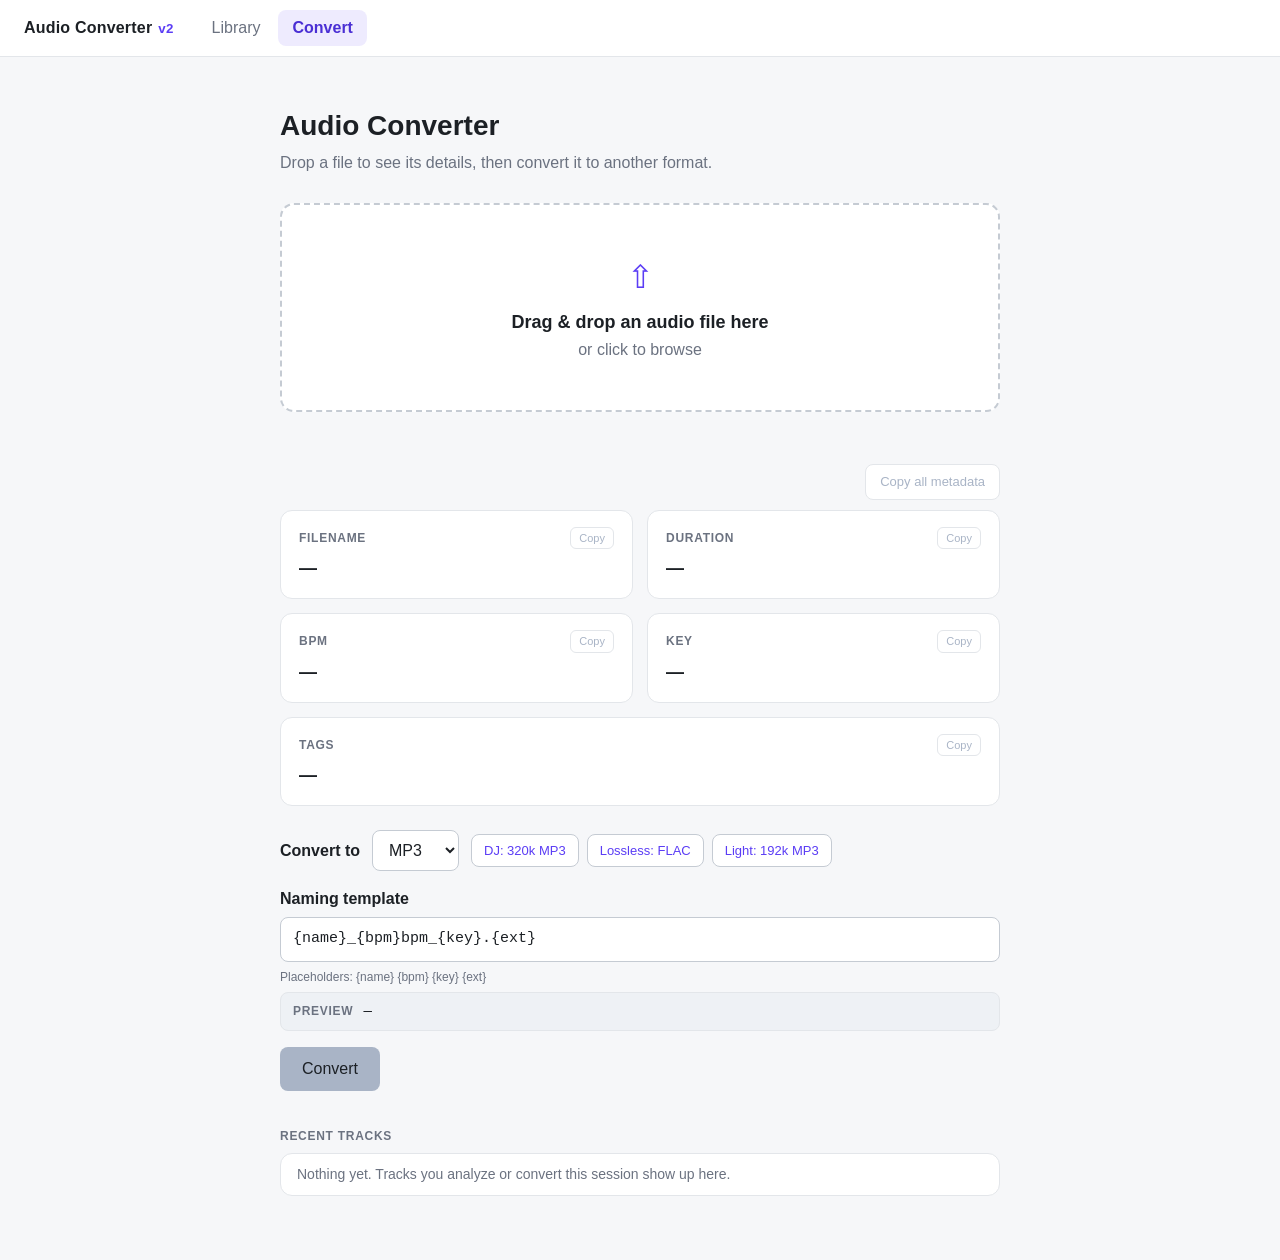
<file: audio-web-v2/frontend/convert.html>
<!DOCTYPE html>
<html lang="en">
<head>
  <meta charset="UTF-8">
  <meta name="viewport" content="width=device-width, initial-scale=1">
  <title>Audio Converter</title>
  <link rel="stylesheet" href="styles.css">
  <link rel="stylesheet" href="v2.css">
</head>
<body>
  <header class="topbar">
    <div class="brand">Audio Converter<small>v2</small></div>
    <nav><a href="index.html">Library</a><a class="active" href="convert.html">Convert</a></nav>
  </header>
  <main class="container">
    <h1>Audio Converter</h1>
    <p class="subtitle">Drop a file to see its details, then convert it to another format.</p>

    <div id="dropzone" class="dropzone" tabindex="0" role="button" aria-label="Choose an audio file">
      <div class="dropzone-icon">&#8679;</div>
      <p class="dropzone-title">Drag &amp; drop an audio file here</p>
      <p class="dropzone-hint">or click to browse</p>
      <input id="file-input" type="file" accept="audio/*,.mp3,.wav,.flac,.ogg,.m4a,.aac,.aiff,.aif,.opus,.wma" hidden>
    </div>

    <p id="status" class="status" role="status"></p>

    <div class="grid-toolbar">
      <button id="copy-all-btn" class="btn-secondary" type="button" disabled>Copy all metadata</button>
    </div>

    <section class="grid">
      <div class="box">
        <div class="box-head">
          <h2>Filename</h2>
          <button class="copy-btn" type="button" data-copy="filename" aria-label="Copy filename" disabled>Copy</button>
        </div>
        <p id="out-filename" class="value">—</p>
      </div>
      <div class="box">
        <div class="box-head">
          <h2>Duration</h2>
          <button class="copy-btn" type="button" data-copy="duration" aria-label="Copy duration" disabled>Copy</button>
        </div>
        <p id="out-duration" class="value">—</p>
      </div>
      <div class="box">
        <div class="box-head">
          <h2>BPM</h2>
          <button class="copy-btn" type="button" data-copy="bpm" aria-label="Copy BPM" disabled>Copy</button>
        </div>
        <p id="out-bpm" class="value">—</p>
      </div>
      <div class="box">
        <div class="box-head">
          <h2>Key</h2>
          <button class="copy-btn" type="button" data-copy="key" aria-label="Copy key" disabled>Copy</button>
        </div>
        <p id="out-key" class="value">—</p>
      </div>
      <div class="box box-wide">
        <div class="box-head">
          <h2>Tags</h2>
          <button class="copy-btn" type="button" data-copy="tags" aria-label="Copy tags" disabled>Copy</button>
        </div>
        <dl id="out-tags" class="tags"><p class="value">—</p></dl>
      </div>
    </section>

    <section class="convert">
      <div class="convert-row">
        <label for="format">Convert to</label>
        <select id="format">
          <option value="wav">WAV</option>
          <option value="mp3" selected>MP3</option>
          <option value="m4a">M4A</option>
          <option value="flac">FLAC</option>
          <option value="ogg">OGG</option>
          <option value="aac">AAC</option>
        </select>
        <div class="presets" role="group" aria-label="Format presets">
          <button class="preset" type="button" data-format="mp3" data-bitrate="320k">DJ: 320k MP3</button>
          <button class="preset" type="button" data-format="flac">Lossless: FLAC</button>
          <button class="preset" type="button" data-format="mp3" data-bitrate="192k">Light: 192k MP3</button>
        </div>
      </div>

      <div class="template-row">
        <label for="naming-template">Naming template</label>
        <input id="naming-template" type="text" value="{name}_{bpm}bpm_{key}.{ext}" spellcheck="false" autocomplete="off">
        <p class="template-hint">Placeholders: {name} {bpm} {key} {ext}</p>
        <div class="preview">
          <span class="preview-label">Preview</span>
          <output id="name-preview" class="preview-value" for="naming-template format">—</output>
        </div>
      </div>

      <button id="convert-btn" type="button" disabled>Convert</button>
    </section>

    <section class="history">
      <h2>Recent tracks</h2>
      <ul id="history-list" class="history-list">
        <li class="history-empty">Nothing yet. Tracks you analyze or convert this session show up here.</li>
      </ul>
    </section>
  </main>

  <div id="toast" class="toast" role="status" aria-live="polite">Copied!</div>

  <script src="convert.js"></script>
</body>
</html>
</file>
<file: audio-web-v2/frontend/styles.css>
:root {
  --bg: #f6f7f9;
  --card: #ffffff;
  --border: #e3e6ea;
  --text: #1c2025;
  --muted: #6b7280;
  --accent: #2563eb;
  --accent-dark: #1d4ed8;
  --error: #b42318;
}

* { box-sizing: border-box; }

body {
  margin: 0;
  background: var(--bg);
  color: var(--text);
  font-family: -apple-system, BlinkMacSystemFont, "Segoe UI", Roboto, Helvetica, Arial, sans-serif;
  line-height: 1.5;
}

.container {
  max-width: 760px;
  margin: 0 auto;
  padding: 48px 20px 64px;
}

h1 { margin: 0 0 4px; font-size: 28px; font-weight: 700; }
.subtitle { margin: 0 0 28px; color: var(--muted); }

.dropzone {
  background: var(--card);
  border: 2px dashed #c5cbd3;
  border-radius: 14px;
  padding: 48px 20px;
  text-align: center;
  cursor: pointer;
  transition: border-color 0.15s, background 0.15s;
}
.dropzone:hover,
.dropzone:focus-visible,
.dropzone.dragover {
  border-color: var(--accent);
  background: #f0f5ff;
  outline: none;
}
.dropzone-icon { font-size: 32px; color: var(--accent); }
.dropzone-title { margin: 8px 0 2px; font-size: 18px; font-weight: 600; }
.dropzone-hint { margin: 0; color: var(--muted); }

.status { min-height: 24px; margin: 14px 2px; color: var(--muted); }
.status.error { color: var(--error); }

.grid {
  display: grid;
  grid-template-columns: repeat(2, 1fr);
  gap: 14px;
}
.box {
  background: var(--card);
  border: 1px solid var(--border);
  border-radius: 12px;
  padding: 16px 18px;
  min-width: 0;
}
.box-wide { grid-column: 1 / -1; }
.box h2 {
  margin: 0 0 6px;
  font-size: 12px;
  font-weight: 600;
  letter-spacing: 0.06em;
  text-transform: uppercase;
  color: var(--muted);
}
.value { margin: 0; font-size: 18px; font-weight: 600; overflow-wrap: anywhere; }

.tags { margin: 0; display: grid; grid-template-columns: max-content 1fr; gap: 6px 16px; }
.tags dt { color: var(--muted); text-transform: capitalize; }
.tags dd { margin: 0; font-weight: 600; overflow-wrap: anywhere; }

.grid-toolbar { display: flex; justify-content: flex-end; margin-bottom: 10px; }

.box { transition: box-shadow 0.15s; }
.box:hover { box-shadow: 0 2px 8px rgba(16, 24, 40, 0.06); }
.box-head { display: flex; align-items: center; justify-content: space-between; gap: 8px; margin-bottom: 6px; }
.box-head h2 { margin: 0; }

.convert { margin-top: 24px; display: flex; flex-direction: column; align-items: flex-start; gap: 16px; }
.convert-row {
  display: flex;
  align-items: center;
  flex-wrap: wrap;
  gap: 12px;
}
.convert-row label { font-weight: 600; }

.presets { display: flex; flex-wrap: wrap; gap: 8px; }

.template-row { width: 100%; display: flex; flex-direction: column; gap: 6px; }
.template-row label { font-weight: 600; }
.template-hint { margin: 0; font-size: 12px; color: var(--muted); }
input[type="text"] {
  width: 100%;
  padding: 10px 12px;
  font-size: 15px;
  font-family: ui-monospace, SFMono-Regular, Menlo, Consolas, monospace;
  border: 1px solid #c5cbd3;
  border-radius: 8px;
  background: var(--card);
  color: var(--text);
}
input[type="text"]:focus-visible { outline: 2px solid var(--accent); outline-offset: 1px; }
.preview {
  display: flex;
  align-items: baseline;
  gap: 10px;
  padding: 8px 12px;
  background: #eef1f5;
  border: 1px solid var(--border);
  border-radius: 8px;
}
.preview-label {
  flex: none;
  font-size: 12px;
  font-weight: 600;
  letter-spacing: 0.06em;
  text-transform: uppercase;
  color: var(--muted);
}
.preview-value {
  min-width: 0;
  font-family: ui-monospace, SFMono-Regular, Menlo, Consolas, monospace;
  font-size: 14px;
  overflow-wrap: anywhere;
}

.history { margin-top: 36px; }
.history h2 {
  margin: 0 0 8px;
  font-size: 12px;
  font-weight: 600;
  letter-spacing: 0.06em;
  text-transform: uppercase;
  color: var(--muted);
}
.history-list {
  margin: 0;
  padding: 0;
  list-style: none;
  background: var(--card);
  border: 1px solid var(--border);
  border-radius: 12px;
}
.history-list li { padding: 10px 16px; font-size: 14px; overflow-wrap: anywhere; }
.history-list li + li { border-top: 1px solid var(--border); }
.history-empty { color: var(--muted); }

.toast {
  position: fixed;
  right: 20px;
  bottom: 20px;
  padding: 8px 14px;
  font-size: 14px;
  font-weight: 600;
  color: #fff;
  background: #1c2025;
  border-radius: 8px;
  box-shadow: 0 4px 12px rgba(16, 24, 40, 0.2);
  opacity: 0;
  transform: translateY(6px);
  pointer-events: none;
  transition: opacity 0.15s, transform 0.15s;
}
.toast.show { opacity: 1; transform: none; }

select {
  padding: 10px 12px;
  font-size: 15px;
  border: 1px solid #c5cbd3;
  border-radius: 8px;
  background: var(--card);
  color: var(--text);
}
button {
  padding: 10px 22px;
  font-size: 15px;
  font-weight: 600;
  color: #fff;
  background: var(--accent);
  border: 0;
  border-radius: 8px;
  cursor: pointer;
}
button:hover:not(:disabled) { background: var(--accent-dark); }
button:disabled { background: #a9b4c6; cursor: not-allowed; }
/* secondary, lighter buttons */
.btn-secondary,
.copy-btn,
.preset {
  color: var(--accent);
  background: var(--card);
  border: 1px solid #c5cbd3;
}
.btn-secondary:hover:not(:disabled),
.copy-btn:hover:not(:disabled),
.preset:hover:not(:disabled) {
  background: #f0f5ff;
  border-color: var(--accent);
}
.btn-secondary { padding: 7px 14px; font-size: 13px; }
.preset { padding: 6px 12px; font-size: 13px; }
.preset.active { color: #fff; background: var(--accent); border-color: var(--accent); }
.preset.active:hover:not(:disabled) { background: var(--accent-dark); }
.copy-btn { padding: 2px 8px; font-size: 11px; border-radius: 6px; }
.btn-secondary:disabled,
.copy-btn:disabled { color: #a9b4c6; background: var(--card); border-color: var(--border); }

button.loading::after {
  content: "";
  display: inline-block;
  width: 12px;
  height: 12px;
  margin-left: 10px;
  vertical-align: -1px;
  border: 2px solid rgba(255, 255, 255, 0.4);
  border-top-color: #fff;
  border-radius: 50%;
  animation: spin 0.7s linear infinite;
}
@keyframes spin { to { transform: rotate(360deg); } }

@media (max-width: 520px) {
  .grid { grid-template-columns: 1fr; }
  .convert-row { flex-wrap: wrap; }
}
</file>
<file: audio-web-v2/frontend/v2.css>
/* Audio Converter v2 — LIGHT theme, shared by Library + Convert pages (loaded after styles.css).
   Project rule: UI is always light mode. No dark variants / prefers-color-scheme overrides. */
:root {
  color-scheme: light;
  --bg: #f6f7f9; --card: #ffffff; --border: #e3e6ea; --text: #1c2025; --muted: #6b7280;
  --accent: #5b3df5; --accent-dark: #4a2fd4; --accent-soft: rgba(91, 61, 245, .10); --accent-line: rgba(91, 61, 245, .35);
  --chip: #eef0f4; --error: #b42318; --ok: #12805c; --star: #e9a100; --shadow: 0 10px 30px rgba(20, 24, 40, .14);
}
body { background: var(--bg); color: var(--text); }
a { color: inherit; }
input, select, button, textarea { font: inherit; color: var(--text); }
[hidden] { display: none !important; }

.topbar { display: flex; align-items: center; gap: 24px; padding: 10px 24px; border-bottom: 1px solid var(--border); background: var(--card); }
.brand { font-weight: 700; letter-spacing: .2px; white-space: nowrap; }
.brand small { color: var(--accent); font-weight: 700; margin-left: 6px; }
.topbar nav { display: flex; gap: 4px; }
.topbar nav a { text-decoration: none; padding: 6px 14px; border-radius: 8px; color: var(--muted); }
.topbar nav a.active { background: var(--accent-soft); color: var(--accent-dark); font-weight: 600; }
.topbar .stats { margin-left: auto; color: var(--muted); font-size: 13px; }
.btn-primary { background: var(--accent); border: 0; border-radius: 10px; padding: 8px 16px; cursor: pointer; font-weight: 600; color: #fff; white-space: nowrap; }
.btn-primary:hover { background: var(--accent-dark); } .btn-primary:disabled { opacity: .5; cursor: default; }

.lib { display: grid; grid-template-columns: 270px 1fr; min-height: calc(100vh - 53px); }
.side { background: var(--card); border-right: 1px solid var(--border); padding: 18px 16px 90px; overflow-y: auto; max-height: calc(100vh - 53px); position: sticky; top: 0; align-self: start; }
.side h3 { margin: 18px 0 8px; font-size: 11px; text-transform: uppercase; letter-spacing: 1px; color: var(--muted); font-weight: 700; }
.side h3:first-child { margin-top: 0; }
.seg { display: grid; grid-template-columns: repeat(4, 1fr); gap: 4px; }
.seg button { background: var(--chip); border: 0; border-radius: 8px; padding: 6px 2px; font-size: 12px; cursor: pointer; }
.seg button.on { background: var(--accent); color: #fff; }
.side .row { display: flex; gap: 6px; align-items: center; }
.side input, .side select { width: 100%; background: #fff; border: 1px solid var(--border); border-radius: 8px; padding: 6px 8px; }
.side .hint { color: var(--muted); font-size: 12px; margin: 6px 0 0; }
.facet { display: flex; justify-content: space-between; width: 100%; text-align: left; background: none; border: 0; padding: 5px 8px; border-radius: 6px; cursor: pointer; font-size: 13px; }
.facet:hover { background: var(--chip); }
.facet.on { background: var(--accent-soft); color: var(--accent-dark); font-weight: 600; }
.facet.ex { text-decoration: line-through; opacity: .55; }
.facet span { color: var(--muted); font-variant-numeric: tabular-nums; }
.add-coll { color: var(--accent); background: none; border: 0; cursor: pointer; padding: 5px 8px; font-size: 13px; }
.linkish { background: none; border: 0; color: var(--accent); cursor: pointer; font-size: 11px; text-transform: none; letter-spacing: 0; margin-left: 6px; }
.kind { margin: 10px 0 2px; font-size: 10.5px; color: var(--muted); text-transform: uppercase; letter-spacing: .8px; padding-left: 8px; }
.morelink { background: none; border: 0; color: var(--accent); cursor: pointer; font-size: 12px; padding: 2px 8px; }
.saved { display: flex; align-items: center; } .saved .facet { flex: 1; }
.saved .del { background: none; border: 0; color: var(--muted); cursor: pointer; opacity: 0; } .saved:hover .del { opacity: 1; }

.analysis { background: #fafbff; border: 1px solid var(--accent-line); border-radius: 12px; padding: 10px 12px; font-size: 12.5px; }
.analysis b { font-size: 13px; } .analysis .bar2 { height: 6px; background: var(--chip); border-radius: 99px; overflow: hidden; margin: 8px 0 6px; }
.analysis .bar2 i { display: block; height: 100%; background: var(--accent); transition: width .4s; }
.analysis button { margin-top: 6px; background: var(--accent); color: #fff; border: 0; border-radius: 8px; padding: 5px 12px; cursor: pointer; font-size: 12.5px; }
.analysis button.sec { background: var(--chip); color: var(--text); }
.analysis .muted { font-size: 12px; }

.main { padding: 22px 28px 120px; min-width: 0; }
.searchwrap { position: relative; max-width: 900px; display: flex; gap: 10px; align-items: flex-start; }
.searchbox { position: relative; flex: 1; }
.searchbox input { width: 100%; font-size: 18px; padding: 14px 18px 14px 46px; border-radius: 14px; background: #fff; border: 1px solid var(--border); outline: none; box-shadow: 0 1px 2px rgba(20,24,40,.05); }
.searchbox input:focus { border-color: var(--accent); box-shadow: 0 0 0 3px var(--accent-soft); }
.searchbox .mag { position: absolute; left: 16px; top: 13px; font-size: 18px; color: var(--muted); pointer-events: none; }
.mimic-btn { height: 52px; padding: 0 16px; border-radius: 14px; border: 1px solid var(--border); background: #fff; cursor: pointer; font-size: 14px; white-space: nowrap; box-shadow: 0 1px 2px rgba(20,24,40,.05); }
.mimic-btn:hover { border-color: var(--accent); color: var(--accent-dark); }
.suggest { position: absolute; z-index: 20; left: 0; right: 0; top: 56px; background: #fff; border: 1px solid var(--border); border-radius: 12px; overflow: hidden; box-shadow: var(--shadow); }
.sg { display: flex; gap: 10px; align-items: baseline; padding: 9px 14px; cursor: pointer; font-size: 14px; }
.sg.sel, .sg:hover { background: var(--accent-soft); }
.sg .ty { font-size: 10px; text-transform: uppercase; letter-spacing: .8px; color: var(--accent); width: 54px; flex: none; font-weight: 700; }
.sg .de { margin-left: auto; color: var(--muted); font-size: 12px; white-space: nowrap; }
.sg .la { overflow: hidden; text-overflow: ellipsis; white-space: nowrap; }

.chips { display: flex; flex-wrap: wrap; gap: 6px; margin: 12px 0 0; align-items: center; min-height: 28px; }
.chips .lbl { color: var(--muted); font-size: 12px; margin-right: 2px; }
.chip { display: inline-flex; gap: 6px; align-items: center; background: var(--chip); border-radius: 999px; padding: 3px 10px; font-size: 12px; border: 1px solid transparent; }
.chip button { background: none; border: 0; cursor: pointer; color: var(--muted); padding: 0; font-size: 14px; line-height: 1; }
.chip.tag { background: var(--accent-soft); border-color: var(--accent-line); } .chip.bpm { background: #e6f6ef; border-color: #a8dcc6; }
.chip.key { background: #fff4de; border-color: #f0d08a; } .chip.similar, .chip.clip { background: var(--accent); color: #fff; } .chip.similar button, .chip.clip button { color: #fff; }
.alt { cursor: pointer; background: #fff; border: 1px dashed var(--accent); color: var(--text); }
.alt:hover { background: var(--accent-soft); }

.simbar { display: flex; flex-wrap: wrap; align-items: center; gap: 8px; margin: 10px 0 0; font-size: 12.5px; color: var(--muted); }
.simbar label { display: inline-flex; gap: 5px; align-items: center; background: #fff; border: 1px solid var(--border); border-radius: 999px; padding: 3px 10px; cursor: pointer; color: var(--text); }
.simbar label:has(input:checked) { background: var(--accent-soft); border-color: var(--accent-line); }
.simbar input { accent-color: var(--accent); }
.simbar .seg2 button { border: 1px solid var(--border); background: #fff; padding: 3px 12px; cursor: pointer; }
.simbar .seg2 button:first-child { border-radius: 999px 0 0 999px; } .simbar .seg2 button:last-child { border-radius: 0 999px 999px 0; border-left: 0; }
.simbar .seg2 button.on { background: var(--accent); border-color: var(--accent); color: #fff; }

.notes { margin: 14px 0 0; max-width: 900px; }
.notes p { margin: 0 0 6px; padding: 8px 12px; border-radius: 10px; background: var(--accent-soft); border-left: 3px solid var(--accent); font-size: 13.5px; }
.notes p button { margin-left: 10px; background: var(--accent); color: #fff; border: 0; border-radius: 6px; padding: 2px 10px; cursor: pointer; font-size: 12.5px; }

.bar { display: flex; align-items: center; gap: 12px; margin: 22px 0 8px; color: var(--muted); font-size: 13px; }
.bar select { background: #fff; border: 1px solid var(--border); border-radius: 8px; padding: 4px 8px; margin-left: auto; }
.divider { margin: 18px 0 6px; font-size: 12px; text-transform: uppercase; letter-spacing: 1px; color: var(--muted); border-top: 1px solid var(--border); padding-top: 12px; }

.row-t { display: grid; grid-template-columns: 20px 38px minmax(0, 1.6fr) minmax(0, 1.4fr) 56px 44px 52px auto; gap: 12px; align-items: center; padding: 8px 10px; border-radius: 10px; border: 1px solid transparent; }
.row-t:hover { background: #fff; border-color: var(--border); }
.row-t.playing { background: #fff; border-color: var(--accent-line); }
.row-t.sel { background: var(--accent-soft); border-color: var(--accent-line); }
.row-t input[type=checkbox] { width: 16px; height: 16px; accent-color: var(--accent); cursor: pointer; }
.play { width: 34px; height: 34px; border-radius: 50%; border: 0; background: var(--chip); cursor: pointer; font-size: 13px; }
.play:hover { background: #dfe2ea; } .row-t.playing .play { background: var(--accent); color: #fff; }
.name { overflow: hidden; text-overflow: ellipsis; white-space: nowrap; font-size: 14.5px; cursor: pointer; }
.name:hover { text-decoration: underline; text-decoration-color: var(--muted); }
.name small { display: block; color: var(--muted); font-size: 11.5px; overflow: hidden; text-overflow: ellipsis; }
.stars { color: var(--star); font-size: 11px; letter-spacing: 1px; } .edited { color: var(--accent); }
.tg { display: flex; gap: 4px; overflow: hidden; flex-wrap: nowrap; }
.tg button { background: var(--chip); border: 0; border-radius: 6px; padding: 2px 7px; font-size: 11.5px; cursor: pointer; white-space: nowrap; color: #4b5563; }
.tg button:hover, .tg button.on { color: var(--accent-dark); background: var(--accent-soft); }
.num { color: var(--muted); font-size: 13px; font-variant-numeric: tabular-nums; text-align: right; }
.num.est { font-style: italic; }
.pct { font-size: 11px; color: var(--accent-dark); text-align: center; font-weight: 600; }
.why { color: var(--accent-dark); }
.acts { display: flex; gap: 2px; align-items: center; }
.acts button { background: none; border: 0; cursor: pointer; font-size: 15px; padding: 4px 6px; border-radius: 6px; color: var(--muted); }
.acts button:hover { background: var(--chip); color: var(--text); } .acts .liked { color: #e0386b; }
.more { display: block; margin: 18px auto; background: var(--chip); border: 0; border-radius: 10px; padding: 9px 22px; cursor: pointer; }

.onboard { max-width: 560px; margin: 70px auto; text-align: center; padding: 34px; border: 1px dashed #c9cdd6; border-radius: 18px; background: var(--card); }
.onboard h2 { margin: 0 0 8px; } .onboard p { color: var(--muted); }

.batchbar { position: fixed; bottom: 84px; left: calc(50% + 135px); transform: translateX(-50%); z-index: 32; display: flex; gap: 10px; align-items: center; padding: 10px 14px; background: #fff; border: 1px solid var(--accent-line); border-radius: 14px; box-shadow: var(--shadow); white-space: nowrap; }
.batchbar button { background: var(--chip); border: 0; border-radius: 8px; padding: 6px 12px; cursor: pointer; }
.batchbar button:hover { background: #e3e6ee; } .batchbar button:first-of-type { background: var(--accent); color: #fff; }

.pop { position: fixed; z-index: 40; background: #fff; border: 1px solid var(--border); border-radius: 10px; padding: 6px; min-width: 190px; box-shadow: var(--shadow); }
.pop button { display: block; width: 100%; text-align: left; background: none; border: 0; padding: 7px 10px; border-radius: 6px; cursor: pointer; }
.pop button:hover { background: var(--accent-soft); }

.player { position: fixed; left: 0; right: 0; bottom: 0; z-index: 30; display: grid; grid-template-columns: 44px minmax(0, 1fr) 90px; gap: 14px; align-items: center; padding: 12px 24px; background: #fff; border-top: 1px solid var(--border); box-shadow: 0 -6px 20px rgba(20,24,40,.06); }
.player .ptitle { font-size: 13px; overflow: hidden; text-overflow: ellipsis; white-space: nowrap; }
.player input[type=range] { width: 100%; accent-color: var(--accent); padding: 0; background: none; border: 0; }
.player .pt { color: var(--muted); font-size: 12px; text-align: right; font-variant-numeric: tabular-nums; }
.player .perr { color: var(--error); font-size: 12px; }
.toast2 { position: fixed; bottom: 150px; left: 50%; transform: translateX(-50%); background: #1c2025; color: #fff; padding: 9px 16px; border-radius: 10px; font-size: 13px; z-index: 60; box-shadow: var(--shadow); }
.toast2 button { margin-left: 12px; background: #fff; color: var(--accent-dark); border: 0; border-radius: 6px; padding: 3px 10px; cursor: pointer; font-weight: 600; }

dialog.dlg { background: #fff; color: var(--text); border: 1px solid var(--border); border-radius: 16px; padding: 0; width: min(620px, 94vw); box-shadow: 0 30px 80px rgba(20,24,40,.3); }
dialog.dlg::backdrop { background: rgba(20, 24, 40, .35); }
.dlg > *:not(.dlg-head) { margin-left: 22px; margin-right: 22px; } .dlg > :last-child { margin-bottom: 22px; }
.dlg-head { display: flex; align-items: center; padding: 18px 22px 8px; } .dlg-head h2 { margin: 0; font-size: 18px; flex: 1; }
.x { background: none; border: 0; font-size: 22px; cursor: pointer; color: var(--muted); }
.dlg-foot { display: flex; justify-content: flex-end; gap: 10px; margin-top: 14px; }
.dlg-foot button:not(.btn-primary), .dlg button.sec { background: var(--chip); border: 0; border-radius: 10px; padding: 8px 16px; cursor: pointer; }
.muted { color: var(--muted); font-size: 13px; } .error { color: var(--error); font-size: 13px; min-height: 18px; margin: 4px 0; }
.form label { display: block; font-size: 12px; color: var(--muted); margin: 10px 0 0; }
.form input, .form select, .full { display: block; width: 100%; margin-top: 4px; background: #fff; border: 1px solid var(--border); border-radius: 8px; padding: 8px 10px; font-size: 14px; }
.form-row { display: grid; grid-template-columns: repeat(4, 1fr); gap: 10px; }
.crumbs { display: flex; gap: 6px; flex-wrap: wrap; margin: 6px 0 10px; } .crumbs button { background: var(--chip); border: 0; border-radius: 999px; padding: 3px 10px; font-size: 12px; cursor: pointer; }
.dirs { max-height: 240px; overflow-y: auto; border: 1px solid var(--border); border-radius: 10px; margin: 8px 0; }
.dirs button { display: block; width: 100%; text-align: left; background: none; border: 0; padding: 7px 12px; cursor: pointer; font-size: 14px; } .dirs button:hover { background: var(--accent-soft); }
.cards { display: grid; grid-template-columns: repeat(3, 1fr); gap: 10px; margin: 12px 0; }
.card2 { background: #fafbfc; border: 1px solid var(--border); border-radius: 12px; padding: 12px; } .card2 b { display: block; font-size: 22px; } .card2 span { color: var(--muted); font-size: 12px; }
.progress { height: 10px; background: var(--chip); border-radius: 99px; overflow: hidden; margin: 16px 0 8px; } .progress i { display: block; height: 100%; background: var(--accent); transition: width .3s; }
.ex { font-size: 12.5px; color: var(--muted); margin: 6px 0; }
.tagmgr { max-height: 360px; overflow-y: auto; margin-top: 10px; }
.tmrow { display: flex; align-items: center; gap: 8px; padding: 6px 4px; border-bottom: 1px solid var(--border); } .tmrow span { flex: 1; } .tmrow small { color: var(--muted); } .tmrow button { background: var(--chip); border: 0; border-radius: 6px; padding: 3px 9px; cursor: pointer; font-size: 12px; }

.rec { display: flex; align-items: center; gap: 12px; margin: 10px 22px; }
.rec button.recbtn { width: 54px; height: 54px; border-radius: 50%; border: 0; background: #e5484d; color: #fff; font-size: 22px; cursor: pointer; }
.rec button.recbtn.on { animation: pulse 1s infinite; } @keyframes pulse { 50% { box-shadow: 0 0 0 10px rgba(229, 72, 77, .18); } }
.drop { border: 2px dashed #c9cdd6; border-radius: 14px; padding: 18px; text-align: center; color: var(--muted); font-size: 13px; cursor: pointer; }
.drop.over { border-color: var(--accent); background: var(--accent-soft); }

.inspector { position: fixed; top: 53px; right: 0; bottom: 0; width: 360px; z-index: 35; background: #fff; border-left: 1px solid var(--border); padding: 18px 20px 100px; overflow-y: auto; box-shadow: -16px 0 40px rgba(20,24,40,.1); }
.inspector h2 { font-size: 15px; margin: 0 0 4px; word-break: break-word; } .inspector .path { font-size: 11px; color: var(--muted); word-break: break-all; margin-bottom: 12px; }
.inspector label { display: block; font-size: 11px; color: var(--muted); text-transform: uppercase; letter-spacing: .8px; margin: 14px 0 4px; font-weight: 600; }
.inspector input, .inspector select, .inspector textarea { width: 100%; background: #fff; border: 1px solid var(--border); border-radius: 8px; padding: 7px 9px; font-size: 14px; }
.inspector .two { display: grid; grid-template-columns: 1fr 1fr; gap: 10px; }
.detected { font-size: 11.5px; color: var(--muted); margin-top: 3px; } .detected button { background: none; border: 0; color: var(--accent); cursor: pointer; font-size: 11.5px; padding: 0 0 0 6px; }
.tagedit { display: flex; flex-wrap: wrap; gap: 6px; }
.starpick button { background: none; border: 0; font-size: 22px; cursor: pointer; color: #cfd3dc; padding: 0 2px; } .starpick button.on { color: var(--star); }
.hist { font-size: 12px; color: var(--muted); margin: 4px 0; } .hist.undone { text-decoration: line-through; opacity: .6; }

@media (max-width: 860px) {
  .topbar { padding: 10px 14px; gap: 12px; } .topbar .stats { display: none; } .topbar .btn-primary { margin-left: auto; padding: 7px 12px; }
  .lib { grid-template-columns: 1fr; } .side { position: static; max-height: none; border-right: 0; border-bottom: 1px solid var(--border); }
  .main { padding: 16px 14px 120px; } .cards { grid-template-columns: 1fr; } .form-row { grid-template-columns: 1fr 1fr; }
  .row-t { grid-template-columns: 20px 38px 1fr auto; } .row-t .tg, .row-t .num, .row-t .pct { display: none; } .inspector { width: 100vw; }
  .batchbar { left: 50%; }
}

/* ---- v2.3: Discover home, stacks, send tracker, genres ---- */
.check { display: flex; gap: 8px; align-items: center; font-size: 13px; color: var(--text); cursor: pointer; } .check input { width: auto; accent-color: var(--accent); }
.orgbtns { display: grid; gap: 6px; margin-top: 10px; } .orgbtns button { text-align: left; background: var(--chip); border: 0; border-radius: 8px; padding: 7px 10px; cursor: pointer; font-size: 13px; } .orgbtns button:hover { background: #e3e6ee; }
.viewpills { display: inline-flex; margin: 14px 0 0; background: var(--chip); border-radius: 999px; padding: 3px; }
.viewpills button { border: 0; background: none; padding: 5px 16px; border-radius: 999px; cursor: pointer; font-size: 13px; color: var(--muted); } .viewpills button.on { background: #fff; color: var(--accent-dark); font-weight: 600; box-shadow: 0 1px 3px rgba(20,24,40,.12); }
.home-mode .bar, .home-mode #results, .home-mode #more { display: none !important; }
.home-top { display: flex; align-items: center; gap: 10px; margin: 16px 0 0; }
.shelf { margin: 22px 0 0; max-width: 1000px; } .shelf-head { display: flex; align-items: baseline; gap: 12px; margin-bottom: 10px; } .shelf-head h2 { margin: 0; font-size: 17px; } .shelf-head .sub { color: var(--muted); font-size: 12.5px; flex: 1; } .seeall { font-size: 12.5px; margin: 0; }
.tiles { display: flex; flex-wrap: wrap; gap: 8px; } .tile { background: #fff; border: 1px solid var(--border); border-radius: 12px; padding: 10px 14px; cursor: pointer; font-size: 14px; font-weight: 600; text-transform: capitalize; } .tile:hover { border-color: var(--accent); color: var(--accent-dark); } .tile span { margin-left: 8px; color: var(--muted); font-weight: 400; font-size: 12px; }
.sgrid { display: grid; grid-template-columns: repeat(auto-fill, minmax(300px, 1fr)); gap: 8px; } .stile { display: grid; grid-template-columns: 38px 1fr 30px; gap: 10px; align-items: center; background: #fff; border: 1px solid var(--border); border-radius: 12px; padding: 8px 10px; } .stile:hover { border-color: var(--accent-line); }
.sname { overflow: hidden; text-overflow: ellipsis; white-space: nowrap; font-size: 14px; cursor: pointer; } .sname small { display: block; color: var(--muted); font-size: 11.5px; overflow: hidden; text-overflow: ellipsis; } .mini { background: none; border: 0; cursor: pointer; font-size: 16px; color: var(--muted); border-radius: 6px; } .mini:hover { background: var(--chip); }
.shelf.cta { background: #fff; border: 1px dashed var(--accent-line); border-radius: 14px; padding: 14px 16px; } .shelf.cta .shelf-head { margin: 0 0 8px; }
.btn-soft { background: var(--chip); border: 0; border-radius: 10px; padding: 8px 14px; cursor: pointer; } .btn-soft:hover { background: #e3e6ee; }
.vbadge { background: var(--accent-soft); color: var(--accent-dark); border: 0; border-radius: 6px; padding: 0 6px; font-size: 11px; cursor: pointer; font-weight: 600; } .sentbadge { color: var(--ok); font-weight: 600; }
.plist button { display: flex; justify-content: space-between; width: 100%; text-align: left; background: none; border: 0; padding: 7px 8px; border-radius: 6px; cursor: pointer; } .plist button:hover { background: var(--accent-soft); } .plist small { color: var(--muted); }
dialog.wide { width: min(780px, 95vw); } dialog.wide #people-body, dialog.wide #genres-body, dialog.wide #versions-body { max-height: 70vh; overflow-y: auto; padding-right: 4px; }
.ptools { display: flex; gap: 10px; margin-bottom: 8px; } .ptools .full { margin: 0; }
.prow2, .prow, .grow { display: flex; align-items: center; gap: 12px; padding: 9px 4px; border-bottom: 1px solid var(--border); } .pinfo { flex: 1; min-width: 0; } .pact { display: flex; gap: 6px; }
.prow2 button, .prow button:not(.play), .grow button, .vact button, .inspector .prow button { background: var(--chip); border: 0; border-radius: 8px; padding: 5px 11px; cursor: pointer; font-size: 12.5px; } .prow2 button:hover, .prow button:hover, .grow button:hover, .vact button:hover { background: #e3e6ee; }
.grow { gap: 14px; } .grow b { min-width: 110px; text-transform: capitalize; } .grow span { flex: 1; }
.tier { display: inline-block; font-size: 10.5px; font-weight: 700; padding: 1px 7px; border-radius: 999px; background: var(--chip); color: var(--muted); } .tier.t1 { background: #fde8c8; color: #8a4b00; } .tier.t2 { background: #e0f2ea; color: #12805c; } .tier.t5 { background: #fde3e1; color: var(--error); }
.gh { margin: 18px 0 6px; font-size: 12px; text-transform: uppercase; letter-spacing: 1px; color: var(--muted); } .g-all { margin: 8px 0; }
.gconf { font-size: 12px; font-weight: 700; color: var(--accent-dark); width: 44px; text-align: right; } .gtag { text-transform: capitalize; min-width: 70px; }
.vgroup { border: 1px solid var(--border); border-radius: 12px; padding: 8px 12px; margin: 10px 0; } .vhead { display: flex; gap: 10px; align-items: center; margin-bottom: 4px; }
.vrow { display: grid; grid-template-columns: 1fr auto auto; gap: 10px; align-items: center; padding: 6px 0; font-size: 13px; } .vrow.cur { background: var(--accent-soft); border-radius: 8px; padding: 6px 8px; } .vmain { overflow: hidden; text-overflow: ellipsis; white-space: nowrap; } .vmain a { text-decoration: none; } .vmain a:hover { text-decoration: underline; }
.vstar { color: #cfd3dc; margin-right: 6px; } .vstar.on { color: var(--star); } .vmeta { color: var(--muted); font-size: 12px; } .vact { display: flex; gap: 6px; }
.inspector .vrow { grid-template-columns: 1fr; gap: 2px; } .inspector .vact { justify-content: flex-start; } .inspector .prow { padding: 6px 0; }
@media (max-width: 860px) { .sgrid { grid-template-columns: 1fr; } .vrow { grid-template-columns: 1fr; } }

.home-mode .chips:empty, .home-mode .notes:empty { display: none; }
</file>
